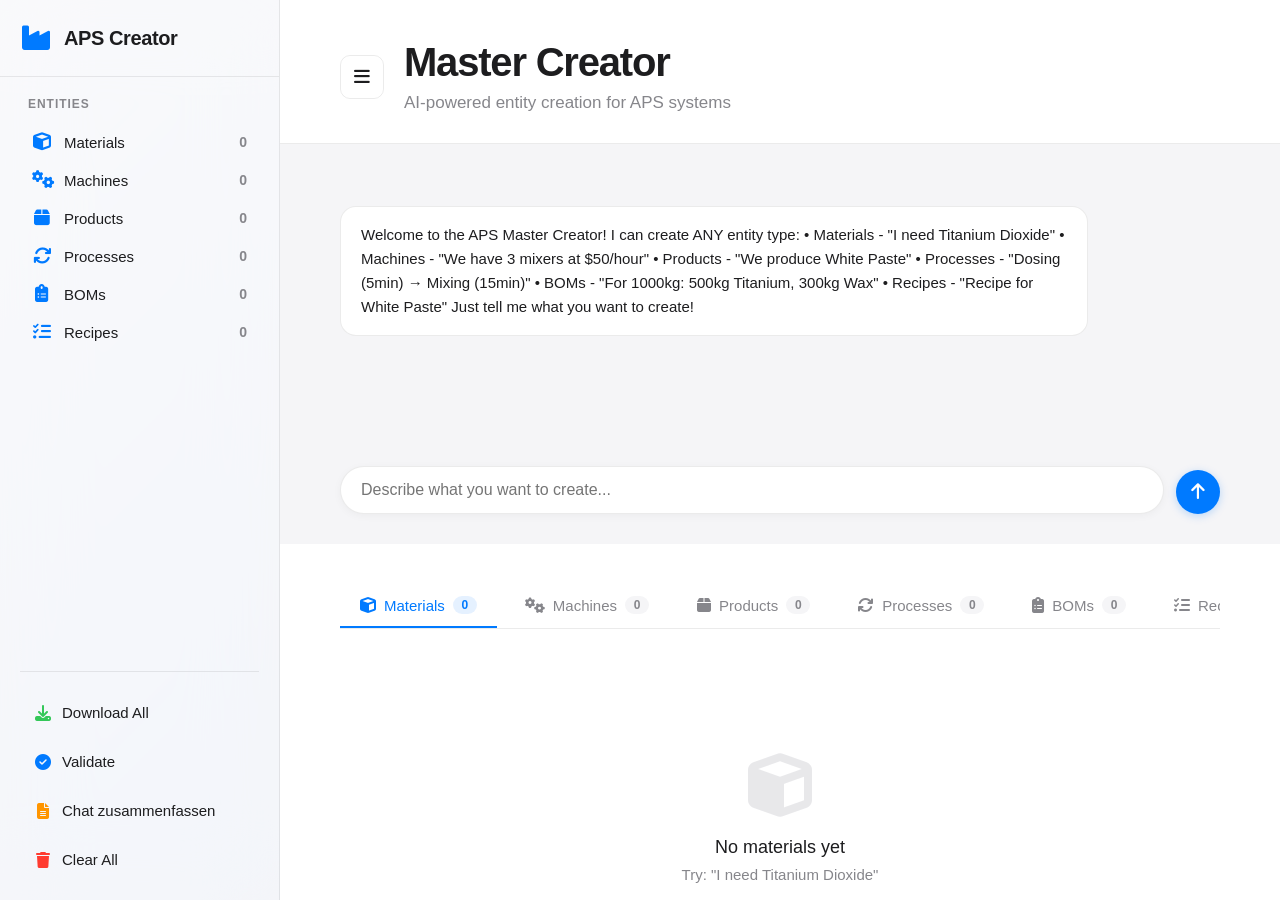
<file: Bachelorarbeit_Aleksandar_Topic/Anhang/master-creator/index.html>
<!DOCTYPE html>
<html lang="en">
<head>
    <meta charset="UTF-8">
    <meta name="viewport" content="width=device-width, initial-scale=1.0">
    <title>APS Master Creator</title>
    <link rel="stylesheet" href="https://cdnjs.cloudflare.com/ajax/libs/font-awesome/6.5.1/css/all.min.css">
    <link rel="stylesheet" href="style.css">
</head>
<body>
    <div class="app-layout">
        <!-- Sidebar -->
        <aside class="sidebar">
            <div class="sidebar-header">
                <div class="logo">
                    <i class="fa-solid fa-industry"></i>
                    <h2>APS Creator</h2>
                </div>
            </div>

            <div class="sidebar-content">
                <!-- Stats -->
                <div class="stats-section">
                    <h3>Entities</h3>
                    <div class="stat-item" data-tab="materials">
                        <i class="fa-solid fa-cube"></i>
                        <span class="stat-label">Materials</span>
                        <span class="stat-count" id="count-materials-sidebar">0</span>
                    </div>
                    <div class="stat-item" data-tab="machines">
                        <i class="fa-solid fa-gears"></i>
                        <span class="stat-label">Machines</span>
                        <span class="stat-count" id="count-machines-sidebar">0</span>
                    </div>
                    <div class="stat-item" data-tab="products">
                        <i class="fa-solid fa-box"></i>
                        <span class="stat-label">Products</span>
                        <span class="stat-count" id="count-products-sidebar">0</span>
                    </div>
                    <div class="stat-item" data-tab="processes">
                        <i class="fa-solid fa-arrows-rotate"></i>
                        <span class="stat-label">Processes</span>
                        <span class="stat-count" id="count-processes-sidebar">0</span>
                    </div>
                    <div class="stat-item" data-tab="boms">
                        <i class="fa-solid fa-clipboard-list"></i>
                        <span class="stat-label">BOMs</span>
                        <span class="stat-count" id="count-boms-sidebar">0</span>
                    </div>
                    <div class="stat-item" data-tab="recipes">
                        <i class="fa-solid fa-list-check"></i>
                        <span class="stat-label">Recipes</span>
                        <span class="stat-count" id="count-recipes-sidebar">0</span>
                    </div>
                </div>

                <!-- Actions -->
                <div class="actions-section">
                    <button id="download-btn" class="sidebar-btn btn-download-action">
                        <i class="fa-solid fa-download"></i>
                        <span>Download All</span>
                    </button>
                    <button id="validate-btn" class="sidebar-btn btn-validate">
                        <i class="fa-solid fa-circle-check"></i>
                        <span>Validate</span>
                    </button>
                    <button id="summarize-btn" class="sidebar-btn btn-summarize">
                        <i class="fa-solid fa-file-lines"></i>
                        <span>Chat zusammenfassen</span>
                    </button>
                    <button id="clear-btn" class="sidebar-btn btn-clear">
                        <i class="fa-solid fa-trash"></i>
                        <span>Clear All</span>
                    </button>
                </div>
            </div>
        </aside>

        <!-- Main Content -->
        <main class="main-content">
            <!-- Header -->
            <header class="main-header">
                <button id="sidebar-toggle" class="sidebar-toggle" title="Sidebar ein-/ausblenden">
                    <i class="fa-solid fa-bars"></i>
                </button>
                <div class="header-content">
                    <h1>Master Creator</h1>
                    <p>AI-powered entity creation for APS systems</p>
                </div>
            </header>

            <!-- Chat Section -->
            <section class="chat-section">
                <div id="messages" class="messages-container"></div>
                <div class="input-area">
                    <input type="text" id="user-input"
                           placeholder="Describe what you want to create..."
                           autocomplete="off">
                    <button id="send-btn" class="send-btn">
                        <i class="fa-solid fa-arrow-up"></i>
                    </button>
                </div>
            </section>

            <!-- Entity Tabs -->
            <section class="entities-section">
                <div class="tabs">
                    <button class="tab active" data-tab="materials">
                        <i class="fa-solid fa-cube"></i>
                        <span>Materials</span>
                        <span class="tab-count" id="count-materials">0</span>
                    </button>
                    <button class="tab" data-tab="machines">
                        <i class="fa-solid fa-gears"></i>
                        <span>Machines</span>
                        <span class="tab-count" id="count-machines">0</span>
                    </button>
                    <button class="tab" data-tab="products">
                        <i class="fa-solid fa-box"></i>
                        <span>Products</span>
                        <span class="tab-count" id="count-products">0</span>
                    </button>
                    <button class="tab" data-tab="processes">
                        <i class="fa-solid fa-arrows-rotate"></i>
                        <span>Processes</span>
                        <span class="tab-count" id="count-processes">0</span>
                    </button>
                    <button class="tab" data-tab="boms">
                        <i class="fa-solid fa-clipboard-list"></i>
                        <span>BOMs</span>
                        <span class="tab-count" id="count-boms">0</span>
                    </button>
                    <button class="tab" data-tab="recipes">
                        <i class="fa-solid fa-list-check"></i>
                        <span>Recipes</span>
                        <span class="tab-count" id="count-recipes">0</span>
                    </button>
                </div>

                <div class="tab-content">
                    <div id="materials-panel" class="entity-panel active">
                        <div class="empty-state">
                            <i class="fa-solid fa-cube"></i>
                            <p>No materials yet</p>
                            <span>Try: "I need Titanium Dioxide"</span>
                        </div>
                    </div>
                    <div id="machines-panel" class="entity-panel">
                        <div class="empty-state">
                            <i class="fa-solid fa-gears"></i>
                            <p>No machines yet</p>
                            <span>Try: "We have 3 mixers"</span>
                        </div>
                    </div>
                    <div id="products-panel" class="entity-panel">
                        <div class="empty-state">
                            <i class="fa-solid fa-box"></i>
                            <p>No products yet</p>
                            <span>Try: "We produce White Paste"</span>
                        </div>
                    </div>
                    <div id="processes-panel" class="entity-panel">
                        <div class="empty-state">
                            <i class="fa-solid fa-arrows-rotate"></i>
                            <p>No processes yet</p>
                            <span>Try: "Dosing 5min → Mixing 15min"</span>
                        </div>
                    </div>
                    <div id="boms-panel" class="entity-panel">
                        <div class="empty-state">
                            <i class="fa-solid fa-clipboard-list"></i>
                            <p>No BOMs yet</p>
                            <span>Try: "For 1000kg: 500kg Titanium, 300kg Wax"</span>
                        </div>
                    </div>
                    <div id="recipes-panel" class="entity-panel">
                        <div class="empty-state">
                            <i class="fa-solid fa-list-check"></i>
                            <p>No recipes yet</p>
                            <span>Create materials, BOMs, and processes first</span>
                        </div>
                    </div>
                </div>
            </section>

            <!-- Download Section -->
            <section class="download-section">
                <h3>
                    <i class="fa-solid fa-file-export"></i>
                    Export Individual Types
                </h3>
                <div class="download-grid">
                    <button onclick="downloadMaterials()" class="download-card">
                        <i class="fa-solid fa-cube"></i>
                        <span>Materials</span>
                    </button>
                    <button onclick="downloadMachines()" class="download-card">
                        <i class="fa-solid fa-gears"></i>
                        <span>Machines</span>
                    </button>
                    <button onclick="downloadProducts()" class="download-card">
                        <i class="fa-solid fa-box"></i>
                        <span>Products</span>
                    </button>
                    <button onclick="downloadProcesses()" class="download-card">
                        <i class="fa-solid fa-arrows-rotate"></i>
                        <span>Processes</span>
                    </button>
                    <button onclick="downloadBOMs()" class="download-card">
                        <i class="fa-solid fa-clipboard-list"></i>
                        <span>BOMs</span>
                    </button>
                    <button onclick="downloadRecipes()" class="download-card">
                        <i class="fa-solid fa-list-check"></i>
                        <span>Recipes</span>
                    </button>
                </div>
            </section>
        </main>
    </div>

    <script src="app.js"></script>
</body>
</html>
</file>
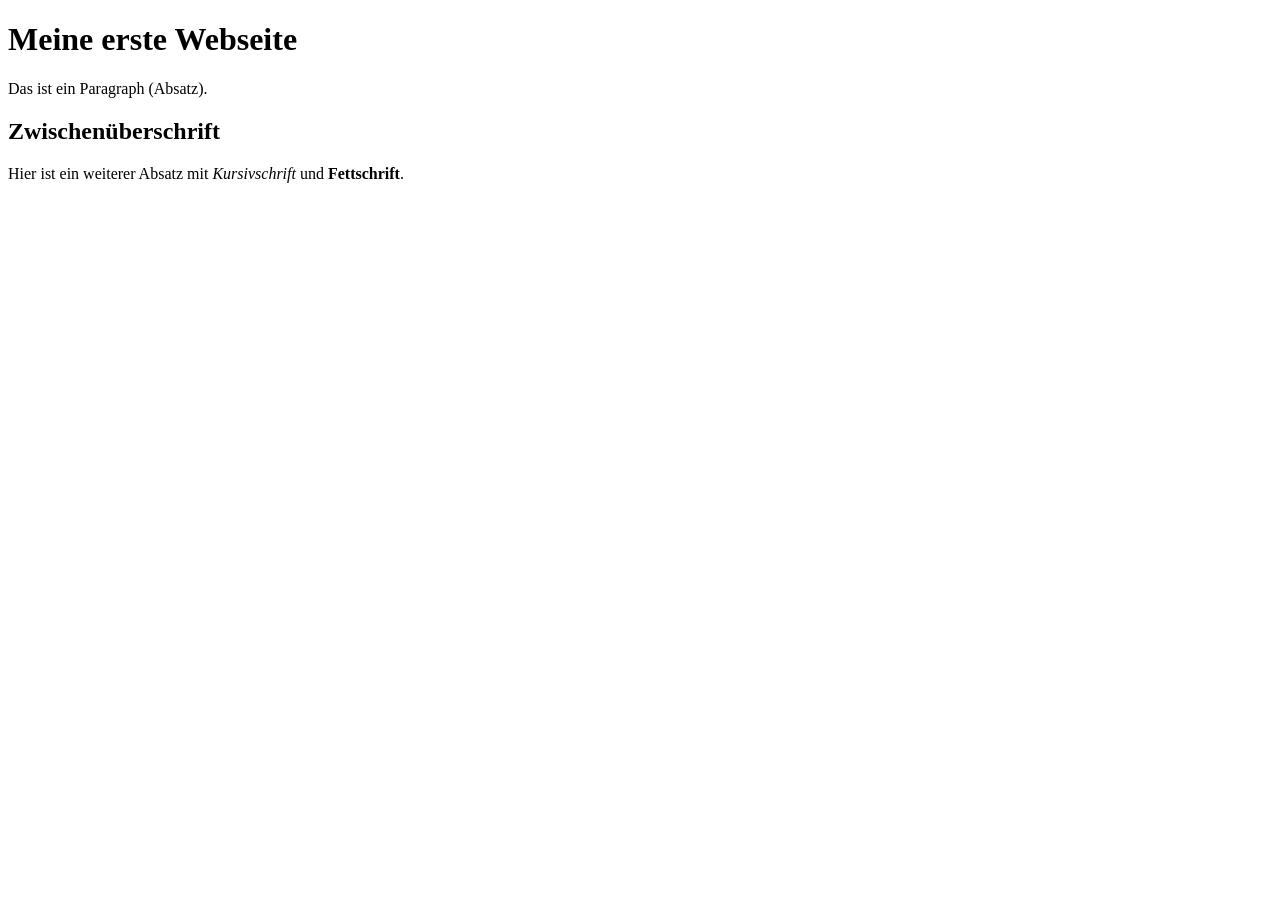
<file: @Listings/Beispiel.html>
<!DOCTYPE html>
<html>
    <head>
        <title>My first webpage</title>
    </head>
    <body>
        <h1>Meine erste Webseite</h1>
        <p>Das ist ein Paragraph (Absatz).</p>
        <h2>Zwischenüberschrift</h2>
        <p>
            Hier ist ein weiterer Absatz mit <i>Kursivschrift</i> und <b>Fettschrift</b>.
        </p>
    </body>
</html>
</file>
<file: Bachelorarbeit_Aleksandar_Topic/Anhang/master-creator/style.css>
/* ChatGPT + Apple Design System */
* {
    margin: 0;
    padding: 0;
    box-sizing: border-box;
}

:root {
    /* Apple Colors */
    --apple-blue: #007AFF;
    --apple-blue-hover: #0051D5;
    --apple-green: #34C759;
    --apple-green-hover: #2fb350;
    --apple-red: #FF3B30;
    --apple-red-hover: #e62e24;
    --apple-orange: #FF9500;
    --apple-gray: #86868b;
    --apple-gray-light: #d2d2d7;
    --apple-gray-bg: #F5F5F7;
    --text-primary: #1d1d1f;
    --text-secondary: #86868b;
    --bg-white: #ffffff;
    --sidebar-bg: rgba(250, 250, 252, 0.8);
    --border-color: rgba(0, 0, 0, 0.08);
}

body {
    font-family: -apple-system, BlinkMacSystemFont, "SF Pro Display", "Segoe UI", Roboto, "Helvetica Neue", Arial, sans-serif;
    background: linear-gradient(135deg, #f5f7fa 0%, #c3cfe2 100%);
    min-height: 100vh;
    color: var(--text-primary);
    -webkit-font-smoothing: antialiased;
    -moz-osx-font-smoothing: grayscale;
    overflow: hidden;
}

/* Layout */
.app-layout {
    display: flex;
    height: 100vh;
    overflow: hidden;
}

/* Sidebar - ChatGPT Style with Apple Polish */
.sidebar {
    width: 280px;
    background: var(--sidebar-bg);
    backdrop-filter: blur(40px) saturate(180%);
    -webkit-backdrop-filter: blur(40px) saturate(180%);
    border-right: 1px solid var(--border-color);
    display: flex;
    flex-direction: column;
    overflow-y: auto;
    transition: all 0.3s cubic-bezier(0.4, 0, 0.2, 1);
}

.sidebar.collapsed {
    width: 0;
    min-width: 0;
    border-right: none;
    overflow: hidden;
}

.sidebar-header {
    padding: 24px 20px;
    border-bottom: 1px solid var(--border-color);
}

.logo {
    display: flex;
    align-items: center;
    gap: 12px;
}

.logo i {
    font-size: 28px;
    color: var(--apple-blue);
}

.logo h2 {
    font-size: 1.25rem;
    font-weight: 600;
    color: var(--text-primary);
    letter-spacing: -0.02em;
}

.sidebar-content {
    flex: 1;
    padding: 20px;
    display: flex;
    flex-direction: column;
    gap: 24px;
}

/* Stats Section */
.stats-section h3 {
    font-size: 0.75rem;
    font-weight: 600;
    color: var(--text-secondary);
    text-transform: uppercase;
    letter-spacing: 0.08em;
    margin-bottom: 12px;
    padding: 0 8px;
}

.stat-item {
    display: flex;
    align-items: center;
    gap: 12px;
    padding: 10px 12px;
    border-radius: 10px;
    cursor: pointer;
    transition: all 0.2s ease;
    background: transparent;
}

.stat-item:hover {
    background: rgba(0, 0, 0, 0.04);
}

.stat-item i {
    font-size: 18px;
    color: var(--apple-blue);
    width: 20px;
    text-align: center;
}

.stat-label {
    flex: 1;
    font-size: 0.9375rem;
    color: var(--text-primary);
    font-weight: 500;
}

.stat-count {
    font-size: 0.875rem;
    color: var(--text-secondary);
    font-weight: 600;
    min-width: 24px;
    text-align: right;
}

/* Sidebar Actions */
.actions-section {
    display: flex;
    flex-direction: column;
    gap: 8px;
    margin-top: auto;
    padding-top: 20px;
    border-top: 1px solid var(--border-color);
}

.sidebar-btn {
    display: flex;
    align-items: center;
    gap: 10px;
    padding: 12px 14px;
    border-radius: 10px;
    border: none;
    font-size: 0.9375rem;
    font-weight: 500;
    cursor: pointer;
    transition: all 0.2s ease;
    font-family: inherit;
    background: transparent;
    color: var(--text-primary);
    text-align: left;
}

.sidebar-btn:hover {
    background: rgba(0, 0, 0, 0.04);
    transform: none;
}

.sidebar-btn i {
    font-size: 16px;
    width: 18px;
    text-align: center;
}

.btn-download-action i {
    color: var(--apple-green);
}

.btn-validate i {
    color: var(--apple-blue);
}

.btn-clear i {
    color: var(--apple-red);
}

.btn-summarize i {
    color: var(--apple-orange);
}

/* Main Content */
.main-content {
    flex: 1;
    display: flex;
    flex-direction: column;
    overflow-y: auto;
    background: var(--bg-white);
}

/* Main Header */
.main-header {
    padding: 40px 60px 30px;
    border-bottom: 1px solid var(--border-color);
    background: var(--bg-white);
    display: flex;
    align-items: center;
    gap: 20px;
}

.sidebar-toggle {
    width: 44px;
    height: 44px;
    border-radius: 10px;
    background: transparent;
    border: 1px solid var(--border-color);
    color: var(--text-primary);
    cursor: pointer;
    display: flex;
    align-items: center;
    justify-content: center;
    transition: all 0.2s ease;
    flex-shrink: 0;
}

.sidebar-toggle:hover {
    background: var(--apple-gray-bg);
    border-color: var(--apple-blue);
    color: var(--apple-blue);
    transform: none;
    box-shadow: none;
}

.sidebar-toggle i {
    font-size: 18px;
}

.header-content {
    flex: 1;
}

.main-header h1 {
    font-size: 2.5rem;
    font-weight: 600;
    color: var(--text-primary);
    letter-spacing: -0.03em;
    margin-bottom: 8px;
}

.main-header p {
    font-size: 1.0625rem;
    color: var(--text-secondary);
    font-weight: 400;
}

/* Chat Section - ChatGPT Style */
.chat-section {
    padding: 30px 60px;
    background: var(--apple-gray-bg);
    min-height: 400px;
    display: flex;
    flex-direction: column;
}

.messages-container {
    flex: 1;
    max-width: 900px;
    margin: 0 auto;
    width: 100%;
    overflow-y: auto;
    padding: 20px 0;
    margin-bottom: 20px;
}

.message {
    padding: 16px 20px;
    margin: 12px 0;
    border-radius: 16px;
    max-width: 85%;
    word-wrap: break-word;
    font-size: 0.9375rem;
    line-height: 1.6;
    animation: slideIn 0.3s cubic-bezier(0.4, 0, 0.2, 1);
}

@keyframes slideIn {
    from {
        opacity: 0;
        transform: translateY(10px);
    }
    to {
        opacity: 1;
        transform: translateY(0);
    }
}

.message.user {
    background: var(--apple-blue);
    color: white;
    margin-left: auto;
    box-shadow: 0 2px 8px rgba(0, 122, 255, 0.2);
}

.message.assistant {
    background: var(--bg-white);
    color: var(--text-primary);
    border: 1px solid var(--border-color);
    margin-right: auto;
}

.message.notification {
    background: #d1f4e0;
    border: 1px solid var(--apple-green);
    color: #1d6f3e;
    max-width: 100%;
}

.message.warning {
    background: #fff4cc;
    border: 1px solid var(--apple-orange);
    color: #8c5e00;
    max-width: 100%;
}

.message.error {
    background: #ffd9d9;
    border: 1px solid var(--apple-red);
    color: #a81b14;
    max-width: 100%;
}

/* Input Area - ChatGPT Style */
.input-area {
    max-width: 900px;
    margin: 0 auto;
    width: 100%;
    display: flex;
    gap: 12px;
    align-items: flex-end;
}

#user-input {
    flex: 1;
    padding: 14px 20px;
    border: 1px solid var(--border-color);
    border-radius: 24px;
    font-size: 1rem;
    font-family: inherit;
    background: var(--bg-white);
    resize: none;
    transition: all 0.2s ease;
    box-shadow: 0 2px 8px rgba(0, 0, 0, 0.04);
}

#user-input:focus {
    outline: none;
    border-color: var(--apple-blue);
    box-shadow: 0 0 0 3px rgba(0, 122, 255, 0.1), 0 2px 8px rgba(0, 0, 0, 0.08);
}

.send-btn {
    width: 44px;
    height: 44px;
    border-radius: 50%;
    background: var(--apple-blue);
    color: white;
    border: none;
    cursor: pointer;
    display: flex;
    align-items: center;
    justify-content: center;
    transition: all 0.2s ease;
    box-shadow: 0 2px 8px rgba(0, 122, 255, 0.25);
}

.send-btn:hover {
    background: var(--apple-blue-hover);
    transform: scale(1.05);
}

.send-btn:active {
    transform: scale(0.95);
}

.send-btn i {
    font-size: 18px;
}

/* Entity Tabs */
.entities-section {
    padding: 40px 60px;
    background: var(--bg-white);
}

.tabs {
    display: flex;
    gap: 8px;
    margin-bottom: 24px;
    border-bottom: 1px solid var(--border-color);
    overflow-x: auto;
    padding-bottom: 0;
}

.tab {
    display: flex;
    align-items: center;
    gap: 8px;
    padding: 12px 20px;
    background: transparent;
    border: none;
    border-bottom: 2px solid transparent;
    color: var(--text-secondary);
    font-size: 0.9375rem;
    font-weight: 500;
    cursor: pointer;
    transition: all 0.2s ease;
    white-space: nowrap;
    font-family: inherit;
}

.tab:hover {
    color: var(--text-primary);
    background: transparent;
}

.tab.active {
    color: var(--apple-blue);
    border-bottom-color: var(--apple-blue);
}

.tab i {
    font-size: 16px;
}

.tab-count {
    background: var(--apple-gray-bg);
    padding: 2px 8px;
    border-radius: 12px;
    font-size: 0.75rem;
    font-weight: 600;
    min-width: 24px;
    text-align: center;
}

.tab.active .tab-count {
    background: rgba(0, 122, 255, 0.1);
    color: var(--apple-blue);
}

.tab-content {
    min-height: 300px;
}

.entity-panel {
    display: none;
}

.entity-panel.active {
    display: block;
}

/* Empty State */
.empty-state {
    text-align: center;
    padding: 100px 20px;
    color: var(--text-secondary);
}

.empty-state i {
    font-size: 64px;
    color: var(--apple-gray-light);
    margin-bottom: 20px;
    opacity: 0.5;
}

.empty-state p {
    font-size: 1.125rem;
    font-weight: 500;
    color: var(--text-primary);
    margin-bottom: 8px;
}

.empty-state span {
    font-size: 0.9375rem;
    color: var(--text-secondary);
}

/* Entity Cards */
.entity-card {
    background: var(--bg-white);
    border: 1px solid var(--border-color);
    border-radius: 12px;
    padding: 24px;
    margin: 16px 0;
    transition: all 0.25s cubic-bezier(0.4, 0, 0.2, 1);
    animation: fadeIn 0.4s ease;
}

@keyframes fadeIn {
    from {
        opacity: 0;
        transform: translateY(10px);
    }
    to {
        opacity: 1;
        transform: translateY(0);
    }
}

.entity-card:hover {
    box-shadow: 0 8px 24px rgba(0, 0, 0, 0.08);
    transform: translateY(-2px);
    border-color: var(--apple-blue);
}

.entity-card h3 {
    color: var(--text-primary);
    font-size: 1.25rem;
    font-weight: 600;
    margin-bottom: 16px;
    letter-spacing: -0.01em;
}

.entity-card.auto-created {
    border-color: var(--apple-orange);
    background: #fffbf5;
}

.entity-card.auto-created h3 {
    color: var(--apple-orange);
}

.entity-card .badge {
    display: inline-block;
    background: var(--apple-orange);
    color: white;
    padding: 4px 10px;
    border-radius: 8px;
    font-size: 0.6875rem;
    font-weight: 600;
    margin-left: 8px;
    text-transform: uppercase;
    letter-spacing: 0.05em;
}

.entity-card p {
    color: var(--text-secondary);
    font-size: 0.9375rem;
    line-height: 1.6;
    margin: 8px 0;
}

.entity-card strong {
    color: var(--text-primary);
    font-weight: 600;
}

/* Download Section */
.download-section {
    padding: 40px 60px;
    background: var(--apple-gray-bg);
    border-top: 1px solid var(--border-color);
}

.download-section h3 {
    font-size: 1.125rem;
    font-weight: 600;
    color: var(--text-primary);
    margin-bottom: 20px;
    display: flex;
    align-items: center;
    gap: 10px;
}

.download-section h3 i {
    color: var(--apple-blue);
}

.download-grid {
    display: grid;
    grid-template-columns: repeat(auto-fit, minmax(180px, 1fr));
    gap: 12px;
}

.download-card {
    display: flex;
    flex-direction: column;
    align-items: center;
    gap: 12px;
    padding: 24px 20px;
    background: var(--bg-white);
    border: 1px solid var(--border-color);
    border-radius: 12px;
    cursor: pointer;
    transition: all 0.2s ease;
    font-family: inherit;
}

.download-card:hover {
    background: var(--apple-blue);
    border-color: var(--apple-blue);
    transform: translateY(-2px);
    box-shadow: 0 8px 20px rgba(0, 122, 255, 0.2);
}

.download-card i {
    font-size: 28px;
    color: var(--apple-blue);
    transition: color 0.2s ease;
}

.download-card:hover i {
    color: white;
}

.download-card span {
    font-size: 0.9375rem;
    font-weight: 500;
    color: var(--text-primary);
    transition: color 0.2s ease;
}

.download-card:hover span {
    color: white;
}

/* Scrollbar */
.messages-container::-webkit-scrollbar,
.main-content::-webkit-scrollbar,
.sidebar::-webkit-scrollbar {
    width: 8px;
}

.messages-container::-webkit-scrollbar-track,
.main-content::-webkit-scrollbar-track,
.sidebar::-webkit-scrollbar-track {
    background: transparent;
}

.messages-container::-webkit-scrollbar-thumb,
.main-content::-webkit-scrollbar-thumb,
.sidebar::-webkit-scrollbar-thumb {
    background: var(--apple-gray-light);
    border-radius: 10px;
}

.messages-container::-webkit-scrollbar-thumb:hover,
.main-content::-webkit-scrollbar-thumb:hover,
.sidebar::-webkit-scrollbar-thumb:hover {
    background: var(--apple-gray);
}

/* Responsive Design */
@media (max-width: 1024px) {
    .sidebar {
        width: 240px;
    }

    .main-header,
    .chat-section,
    .entities-section,
    .download-section {
        padding-left: 40px;
        padding-right: 40px;
    }
}

@media (max-width: 768px) {
    .app-layout {
        flex-direction: column;
    }

    .sidebar {
        width: 100%;
        height: auto;
        max-height: 30vh;
        border-right: none;
        border-bottom: 1px solid var(--border-color);
    }

    .sidebar.collapsed {
        max-height: 0;
        border-bottom: none;
    }

    .sidebar-content {
        flex-direction: row;
        overflow-x: auto;
        padding: 16px;
    }

    .stats-section {
        display: flex;
        gap: 12px;
        flex-shrink: 0;
    }

    .stats-section h3 {
        display: none;
    }

    .stat-item {
        flex-direction: column;
        min-width: 80px;
        text-align: center;
    }

    .actions-section {
        display: flex;
        flex-direction: row;
        gap: 8px;
        flex-shrink: 0;
        border-top: none;
        border-left: 1px solid var(--border-color);
        padding-left: 16px;
        padding-top: 0;
    }

    .sidebar-btn span {
        display: none;
    }

    .sidebar-btn {
        width: 44px;
        height: 44px;
        justify-content: center;
        padding: 12px;
    }

    .main-header,
    .chat-section,
    .entities-section,
    .download-section {
        padding-left: 20px;
        padding-right: 20px;
    }

    .main-header {
        padding: 20px;
    }

    .main-header h1 {
        font-size: 1.75rem;
    }

    .main-header p {
        font-size: 0.9375rem;
    }

    .sidebar-toggle {
        width: 40px;
        height: 40px;
    }

    .messages-container {
        padding: 10px 0;
    }

    .message {
        max-width: 90%;
    }

    .tabs {
        gap: 4px;
    }

    .tab {
        padding: 10px 16px;
        font-size: 0.875rem;
    }

    .download-grid {
        grid-template-columns: repeat(2, 1fr);
    }
}

/* Smooth Transitions */
button,
.entity-card,
.stat-item,
.tab,
.download-card {
    transition: all 0.2s cubic-bezier(0.4, 0, 0.2, 1);
}

/* Focus Visible for Accessibility */
button:focus-visible,
.tab:focus-visible,
.stat-item:focus-visible {
    outline: 2px solid var(--apple-blue);
    outline-offset: 2px;
}
</file>
